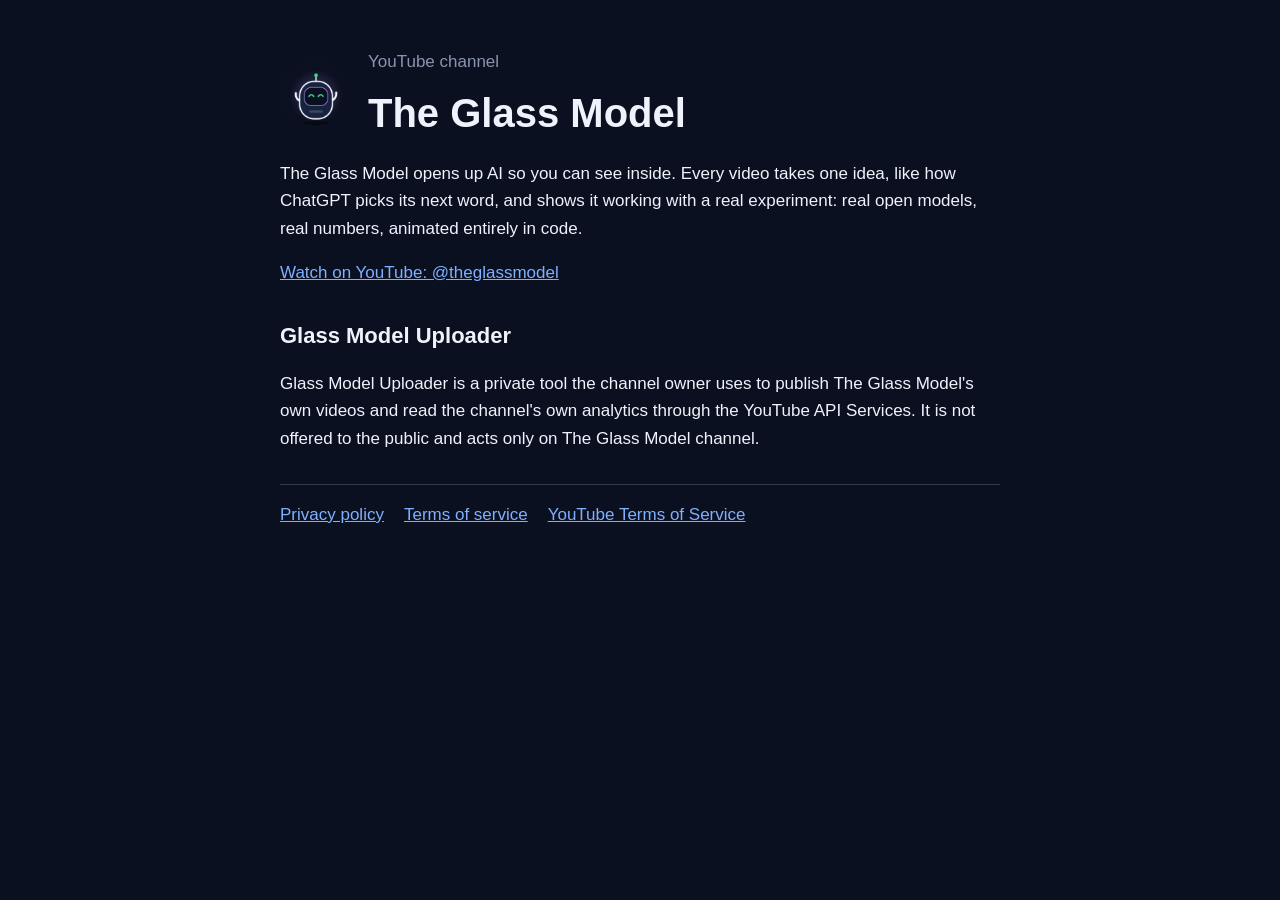
<file: index.html>
<!doctype html><html lang="en"><head><meta charset="utf-8"><meta name="viewport" content="width=device-width,initial-scale=1">
<title>The Glass Model</title><meta name="description" content="The Glass Model opens up AI so you can see inside, with real experiments animated in code."><link rel="stylesheet" href="style.css"></head>
<body><main>
<header><img src="avatar.png" alt="Pip, The Glass Model's robot"><div><div class="muted">YouTube channel</div><h1>The Glass Model</h1></div></header>
<p>The Glass Model opens up AI so you can see inside. Every video takes one idea, like how ChatGPT picks its next word, and shows it working with a real experiment: real open models, real numbers, animated entirely in code.</p>
<p><a href="https://www.youtube.com/@theglassmodel">Watch on YouTube: @theglassmodel</a></p>
<h2>Glass Model Uploader</h2>
<p>Glass Model Uploader is a private tool the channel owner uses to publish The Glass Model's own videos and read the channel's own analytics through the YouTube API Services. It is not offered to the public and acts only on The Glass Model channel.</p>
<nav><a href="privacy.html">Privacy policy</a><a href="terms.html">Terms of service</a><a href="https://www.youtube.com/t/terms">YouTube Terms of Service</a></nav>
</main></body></html>
</file>
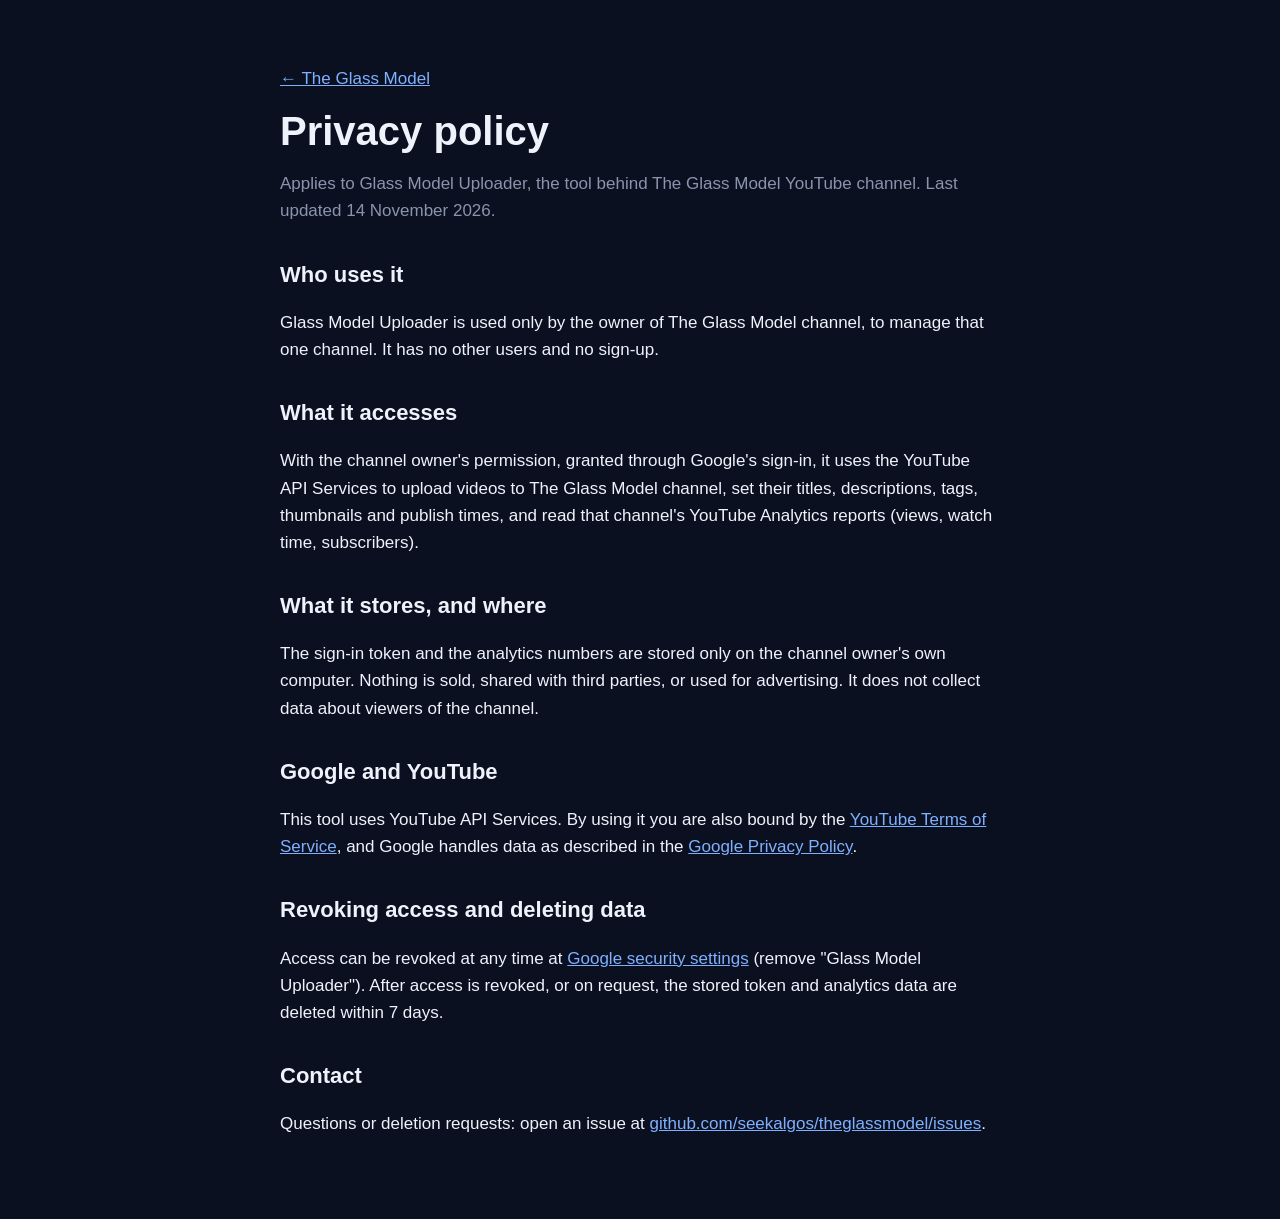
<file: privacy.html>
<!doctype html><html lang="en"><head><meta charset="utf-8"><meta name="viewport" content="width=device-width,initial-scale=1">
<title>Privacy policy · The Glass Model</title><link rel="stylesheet" href="style.css"></head>
<body><main>
<p><a href="index.html">← The Glass Model</a></p>
<h1>Privacy policy</h1>
<p class="muted">Applies to Glass Model Uploader, the tool behind The Glass Model YouTube channel. Last updated 14 November 2026.</p>
<h2>Who uses it</h2>
<p>Glass Model Uploader is used only by the owner of The Glass Model channel, to manage that one channel. It has no other users and no sign-up.</p>
<h2>What it accesses</h2>
<p>With the channel owner's permission, granted through Google's sign-in, it uses the YouTube API Services to upload videos to The Glass Model channel, set their titles, descriptions, tags, thumbnails and publish times, and read that channel's YouTube Analytics reports (views, watch time, subscribers).</p>
<h2>What it stores, and where</h2>
<p>The sign-in token and the analytics numbers are stored only on the channel owner's own computer. Nothing is sold, shared with third parties, or used for advertising. It does not collect data about viewers of the channel.</p>
<h2>Google and YouTube</h2>
<p>This tool uses YouTube API Services. By using it you are also bound by the <a href="https://www.youtube.com/t/terms">YouTube Terms of Service</a>, and Google handles data as described in the <a href="https://policies.google.com/privacy">Google Privacy Policy</a>.</p>
<h2>Revoking access and deleting data</h2>
<p>Access can be revoked at any time at <a href="https://security.google.com/settings/security/permissions">Google security settings</a> (remove "Glass Model Uploader"). After access is revoked, or on request, the stored token and analytics data are deleted within 7 days.</p>
<h2>Contact</h2>
<p>Questions or deletion requests: open an issue at <a href="https://github.com/seekalgos/theglassmodel/issues">github.com/seekalgos/theglassmodel/issues</a>.</p>
</main></body></html>
</file>
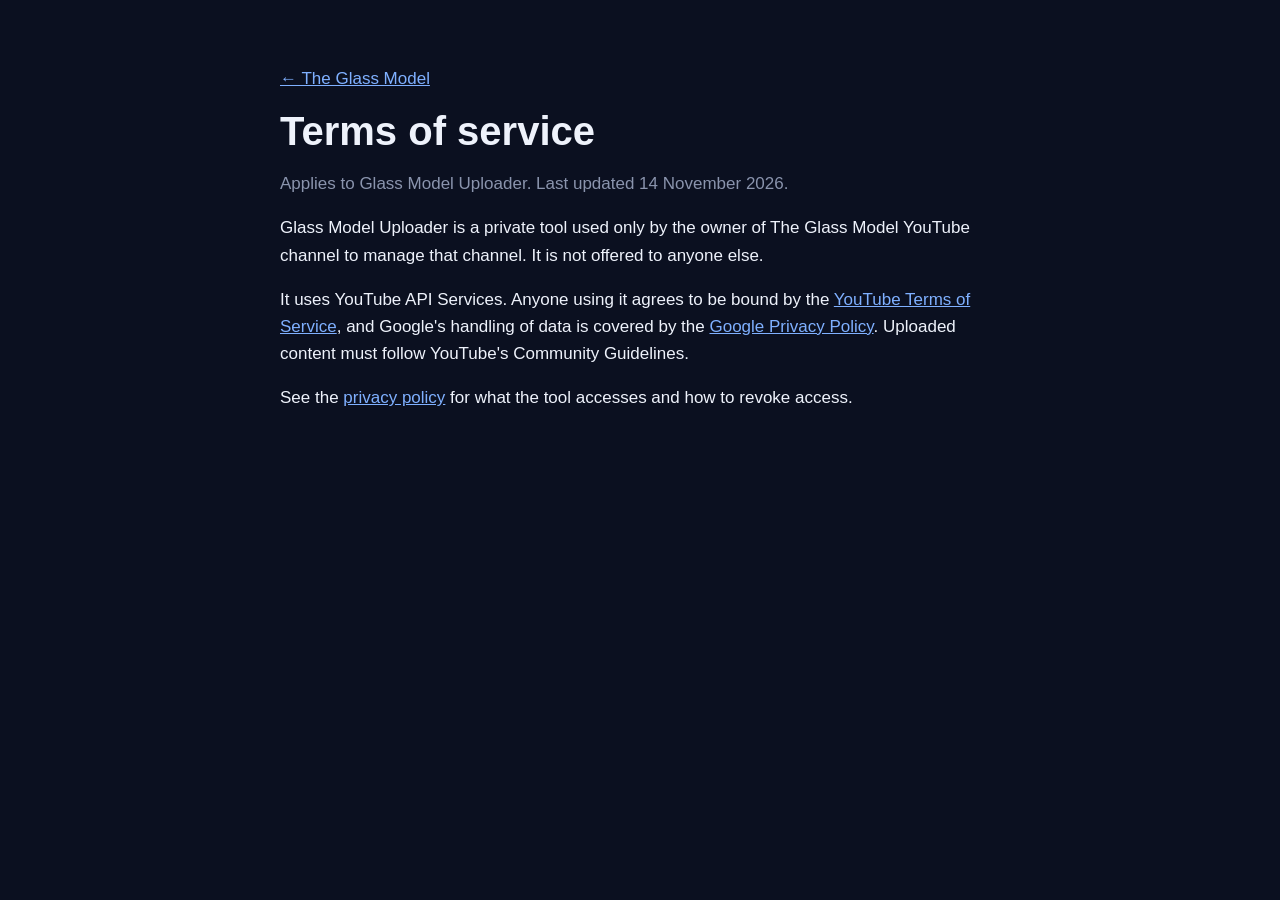
<file: terms.html>
<!doctype html><html lang="en"><head><meta charset="utf-8"><meta name="viewport" content="width=device-width,initial-scale=1">
<title>Terms of service · The Glass Model</title><link rel="stylesheet" href="style.css"></head>
<body><main>
<p><a href="index.html">← The Glass Model</a></p>
<h1>Terms of service</h1>
<p class="muted">Applies to Glass Model Uploader. Last updated 14 November 2026.</p>
<p>Glass Model Uploader is a private tool used only by the owner of The Glass Model YouTube channel to manage that channel. It is not offered to anyone else.</p>
<p>It uses YouTube API Services. Anyone using it agrees to be bound by the <a href="https://www.youtube.com/t/terms">YouTube Terms of Service</a>, and Google's handling of data is covered by the <a href="https://policies.google.com/privacy">Google Privacy Policy</a>. Uploaded content must follow YouTube's Community Guidelines.</p>
<p>See the <a href="privacy.html">privacy policy</a> for what the tool accesses and how to revoke access.</p>
</main></body></html>
</file>
<file: style.css>
:root{--bg:#0b1020;--ink:#eef2fb;--muted:#8a94ad;--line:rgba(138,148,173,.3);--accent:#f5b83d;--link:#7fb0ff}
*{box-sizing:border-box}body{margin:0;background:var(--bg);color:var(--ink);font:17px/1.6 -apple-system,BlinkMacSystemFont,"Segoe UI",Roboto,sans-serif}
main{max-width:760px;margin:0 auto;padding:48px 20px 64px}a{color:var(--link)}h1{font-size:40px;line-height:1.1;margin:16px 0 8px}h2{font-size:22px;margin:32px 0 8px}
.muted{color:var(--muted)}header{display:flex;align-items:center;gap:16px}header img{width:72px;height:72px;border-radius:50%}
nav{margin-top:32px;padding-top:16px;border-top:1px solid var(--line);display:flex;gap:20px;flex-wrap:wrap}
</file>
